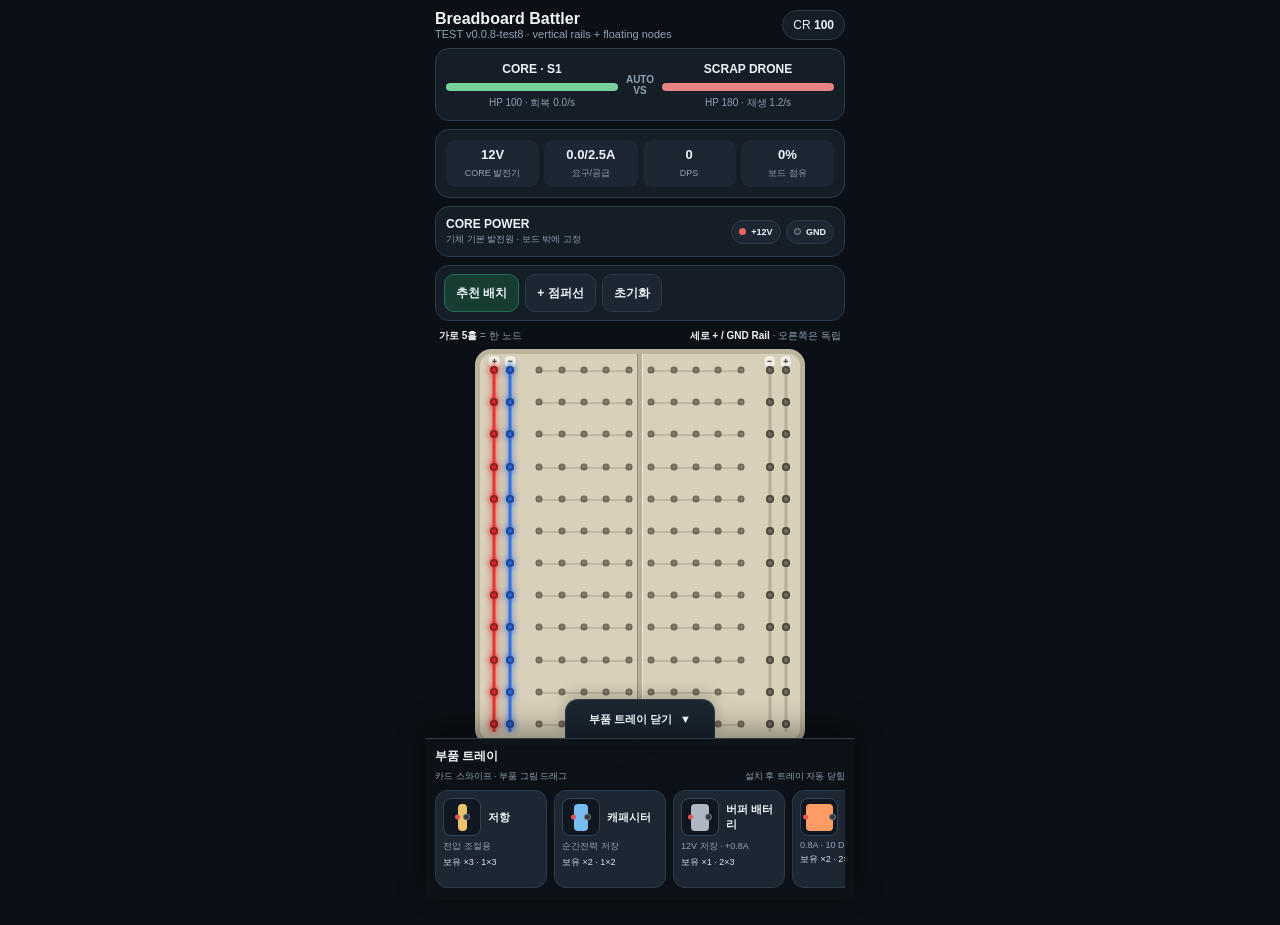
<file: index.html>
<!doctype html>
<html lang="ko">
<head>
<meta charset="utf-8">
<meta name="viewport" content="width=device-width,initial-scale=1,viewport-fit=cover">
<title>Breadboard Battler</title>
<link rel="stylesheet" href="./style.css?v=0.0.8-test8">
</head>
<body>
<div id="app">
<header>
  <div>
    <div class="title">Breadboard Battler</div>
    <div class="ver">TEST v0.0.8-test8 · vertical rails + floating nodes</div>
  </div>
  <div class="credits">CR <b id="credits">100</b></div>
</header>

<div class="card battle">
  <div><b>CORE · S<span id="stage">1</span></b><div class="bar"><div class="fill" id="pbar"></div></div><div class="mini">HP <span id="php">100</span> · 회복 <span id="heal">0</span>/s</div></div>
  <div class="vs">AUTO<br>VS</div>
  <div class="enemy"><b>SCRAP DRONE</b><div class="bar"><div class="fill" id="ebar"></div></div><div class="mini">HP <span id="ehp">180</span> · 재생 1.2/s</div></div>
</div>

<div class="card"><div class="stats">
  <div class="stat"><strong>12V</strong><span>CORE 발전기</span></div>
  <div class="stat"><strong id="amps">0/2.5A</strong><span>요구/공급</span></div>
  <div class="stat"><strong id="dps">0</strong><span>DPS</span></div>
  <div class="stat"><strong id="space">0%</strong><span>보드 점유</span></div>
</div></div>

<div class="card source-card">
  <div class="source-copy"><b>CORE POWER</b><span>기체 기본 발전원 · 보드 밖에 고정</span></div>
  <div class="source-terminals">
    <span class="source-chip plus"><i></i> +12V</span>
    <span class="source-chip minus"><i></i> GND</span>
  </div>
</div>

<div class="card tools-card"><div class="tools">
  <button class="tool reco" id="reco">추천 배치</button>
  <button class="tool" id="wire">+ 점퍼선</button>
  <button class="tool" id="reset">초기화</button>
</div></div>

<div class="board-note">
  <span><b>가로 5홀</b> = 한 노드</span>
  <span><b>세로 + / GND Rail</b> · 오른쪽은 독립</span>
</div>

<div class="board" id="board">
  <div class="trench"></div>
  <div class="strip-layer" id="stripLayer"></div>
  <div class="rail-layer" id="railLayer"></div>
  <div class="node-label-layer" id="nodeLabelLayer"></div>
  <svg id="wires" viewBox="0 0 1000 1200" preserveAspectRatio="none"><g id="wireLayer"></g></svg>
  <div class="grid" id="grid"></div>
  <div class="parts" id="parts"></div>
  <div class="drop-preview" id="dropPreview"></div>
  <div class="selection-tools" id="selectionTools">
    <button id="selRotate" title="회전">↻</button>
    <button id="selDelete" title="삭제">✕</button>
  </div>
</div>

<div class="hint" id="hint"><b>부품 트레이</b>에서 아이콘을 드래그해 설치하세요.</div>
<div class="actions">
  <button class="action" id="check">회로 검사</button>
  <button class="action go" id="fight">전투 시작</button>
</div>
</div>

<div class="tray-shell open" id="trayShell">
  <button class="tray-toggle" id="trayToggle" type="button">
    <span id="trayToggleText">부품 트레이 닫기</span><b id="trayArrow">▼</b>
  </button>
  <div class="part-dock" id="partDock">
    <div class="dock-head">
      <div><b>부품 트레이</b><span>카드 스와이프 · 부품 그림 드래그</span></div>
      <span class="dock-tip">설치 후 트레이 자동 닫힘</span>
    </div>
    <div class="palette" id="palette"></div>
  </div>
</div>

<div class="drag-ghost" id="dragGhost"></div>

<div class="modal" id="modal"><div class="sheet">
  <h2>STAGE CLEAR</h2>
  <p>보상으로 부품을 구매하고 다음 전투 전에 빵판을 다시 구성하세요.</p>
  <div class="shop" id="shop"></div>
  <button class="next" id="next">다음 스테이지</button>
</div></div>

<script src="./circuit-engine.js?v=0.1.1"></script>
<script src="./app.js?v=0.0.8-test8"></script>
</body>
</html>
</file>
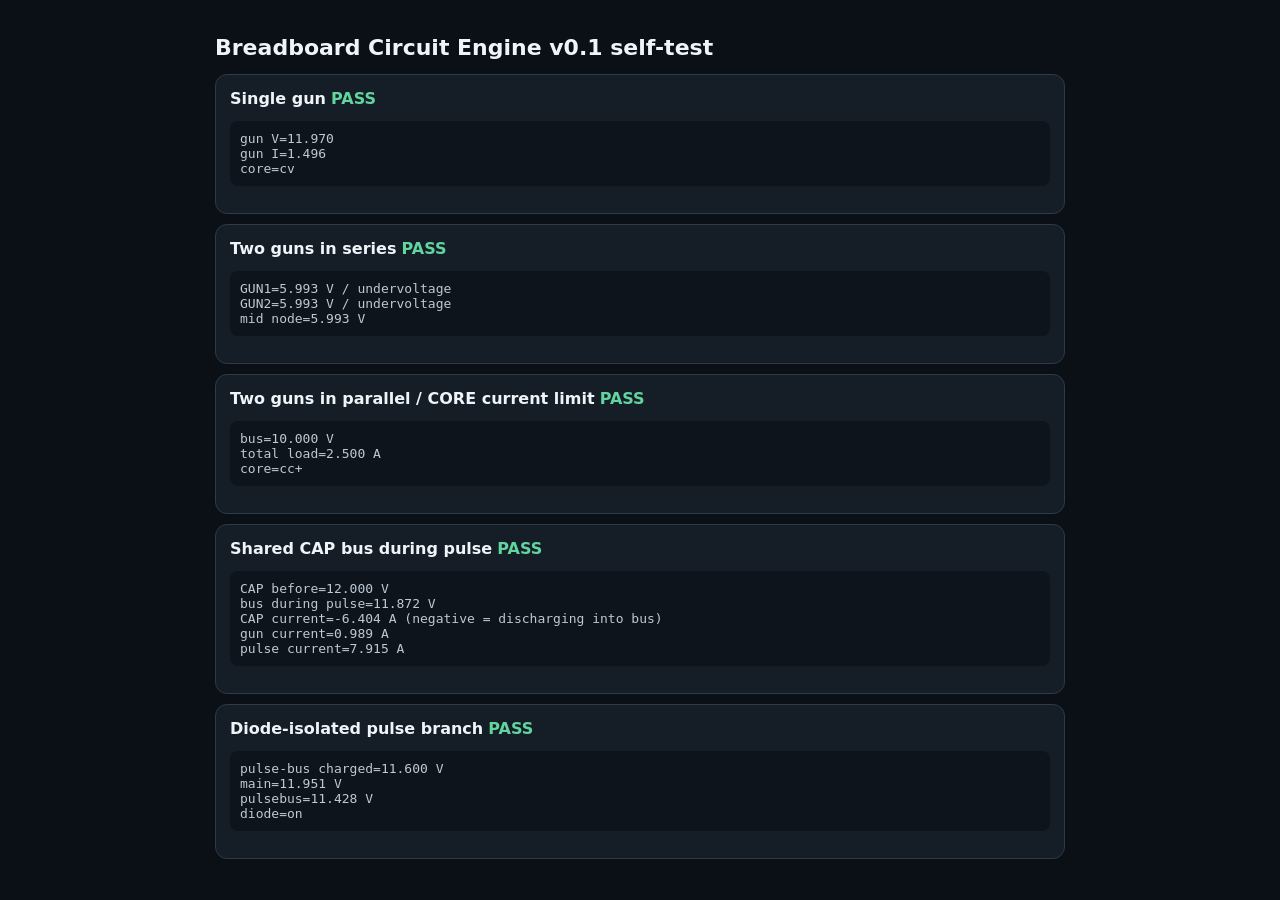
<file: engine-selftest.html>
<!doctype html>
<html lang="ko">
<head>
<meta charset="utf-8"><meta name="viewport" content="width=device-width,initial-scale=1">
<title>Breadboard Circuit Engine Self Test</title>
<style>
body{font-family:system-ui;background:#0b1016;color:#eef4f8;margin:0;padding:20px}main{max-width:850px;margin:auto}
h1{font-size:22px}.case{background:#151d27;border:1px solid #2d3a48;border-radius:12px;padding:14px;margin:10px 0}
.pass{color:#62d59f}.fail{color:#ef7777}pre{white-space:pre-wrap;background:#0d141c;padding:10px;border-radius:8px;color:#bdc9d4}
</style>
</head>
<body><main>
<h1>Breadboard Circuit Engine v0.1 self-test</h1>
<div id="out"></div>
<script src="./circuit-engine.js?v=0.1.1"></script>
<script>
(function(){
const E=BreadboardCircuitEngine.CircuitEngine,out=document.querySelector('#out');
function card(name,ok,lines){
 const d=document.createElement('div');d.className='case';
 d.innerHTML='<b>'+name+'</b> <strong class="'+(ok?'pass':'fail')+'">'+(ok?'PASS':'FAIL')+'</strong><pre>'+lines.join('\n')+'</pre>';
 out.appendChild(d);
}
function near(v,t,tol){return Math.abs(v-t)<=tol}

// 1 single gun
{
 const e=new E({ground:'g'});
 e.addSource('core','v','g',{voltage:12,internalResistance:.02,currentLimit:2.5});
 e.addLoad('gun','v','g',{ratedVoltage:12,ratedCurrent:1.5,minVoltage:7});
 const r=e.solveDC(), v=r.branches.gun.voltage, i=r.branches.gun.current;
 card('Single gun',near(v,12,.1)&&near(i,1.5,.05),['gun V='+v.toFixed(3),'gun I='+i.toFixed(3),'core='+r.branches.core.status]);
}

// 2 two guns in series
{
 const e=new E({ground:'g'});
 e.addSource('core','v','g',{voltage:12,internalResistance:.02,currentLimit:2.5});
 e.addLoad('g1','v','m',{ratedVoltage:12,ratedCurrent:1.5,minVoltage:7});
 e.addLoad('g2','m','g',{ratedVoltage:12,ratedCurrent:1.5,minVoltage:7});
 const r=e.solveDC();
 const v1=r.branches.g1.voltage,v2=r.branches.g2.voltage;
 card('Two guns in series',near(v1,6,.12)&&near(v2,6,.12),['GUN1='+v1.toFixed(3)+' V / '+r.branches.g1.status,'GUN2='+v2.toFixed(3)+' V / '+r.branches.g2.status,'mid node='+r.voltages.m.toFixed(3)+' V']);
}

// 3 two guns parallel -> current limit droop
{
 const e=new E({ground:'g'});
 e.addSource('core','v','g',{voltage:12,internalResistance:.02,currentLimit:2.5});
 e.addLoad('g1','v','g',{ratedVoltage:12,ratedCurrent:1.5,minVoltage:7});
 e.addLoad('g2','v','g',{ratedVoltage:12,ratedCurrent:1.5,minVoltage:7});
 const r=e.solveDC(),v=r.voltages.v,total=r.branches.g1.current+r.branches.g2.current;
 card('Two guns in parallel / CORE current limit',near(total,2.5,.03)&&v<12,['bus='+v.toFixed(3)+' V','total load='+total.toFixed(3)+' A','core='+r.branches.core.status]);
}

// 4 capacitor shared bus supports pulse + gun
{
 const e=new E({ground:'g'});
 e.addSource('core','v','g',{voltage:12,internalResistance:.02,currentLimit:2.5});
 e.addCapacitor('cap','v','g',0.5,{initialVoltage:0,maxVoltage:16});
 e.addLoad('gun','v','g',{ratedVoltage:12,ratedCurrent:1.0,minVoltage:7,active:false});
 e.addPulseLoad('pulse','v','g',{ratedVoltage:12,pulseCurrent:8,minVoltage:7,active:false});
 for(let k=0;k<300;k++)e.step(.01);
 const before=e.getState('cap').voltage;
 e.setActive('gun',true);e.setActive('pulse',true);
 const r=e.step(.01), ci=r.branches.cap.current;
 card('Shared CAP bus during pulse',before>10&&ci<0,['CAP before='+before.toFixed(3)+' V','bus during pulse='+r.voltages.v.toFixed(3)+' V','CAP current='+ci.toFixed(3)+' A (negative = discharging into bus)','gun current='+r.branches.gun.current.toFixed(3)+' A','pulse current='+r.branches.pulse.current.toFixed(3)+' A']);
}

// 5 diode branch isolation sanity
{
 const e=new E({ground:'g'});
 e.addSource('core','main','g',{voltage:12,internalResistance:.02,currentLimit:2.5});
 e.addDiode('d','main','pulsebus',{forwardVoltage:.4,onResistance:.05});
 e.addCapacitor('cap','pulsebus','g',0.3,{initialVoltage:0,maxVoltage:16});
 e.addPulseLoad('pulse','pulsebus','g',{ratedVoltage:12,pulseCurrent:8,minVoltage:7,active:false});
 for(let k=0;k<300;k++)e.step(.01);
 const charged=e.getState('cap').voltage;
 e.setActive('pulse',true);const r=e.step(.01);
 card('Diode-isolated pulse branch',charged>9,['pulse-bus charged='+charged.toFixed(3)+' V','main='+r.voltages.main.toFixed(3)+' V','pulsebus='+r.voltages.pulsebus.toFixed(3)+' V','diode='+r.branches.d.status]);
}
})();
</script>
</main></body></html>
</file>
<file: style.css>
:root{--bg:#0b1016;--panel:#151d27;--panel2:#1c2733;--line:#2d3a48;--text:#eef4f8;--muted:#91a2b3;--green:#55d5a2;--red:#ef6f6f;--yellow:#f0c75c;--board:#d8d0b9}
*{box-sizing:border-box}
html,body{margin:0;background:var(--bg);color:var(--text);font-family:-apple-system,BlinkMacSystemFont,"Segoe UI",sans-serif}
body{padding-bottom:76px}
button{font:inherit;color:inherit}
#app{max-width:430px;margin:auto;padding:10px}
header{display:flex;justify-content:space-between;align-items:center;margin-bottom:8px}.title{font-weight:900}.ver{font-size:11px;color:var(--muted)}
.credits{background:var(--panel);border:1px solid var(--line);border-radius:999px;padding:7px 10px;font-size:12px}
.card{background:var(--panel);border:1px solid var(--line);border-radius:14px;padding:10px;margin-bottom:8px}
.battle{display:grid;grid-template-columns:1fr auto 1fr;gap:8px;align-items:center;text-align:center}.battle b{font-size:12px}.vs{font-size:10px;color:var(--muted);font-weight:900}
.bar{height:8px;background:#26313e;border-radius:99px;overflow:hidden;margin-top:6px}.fill{height:100%;background:#77d39b;width:100%;transition:.12s}.enemy .fill{background:#e98282}.mini{font-size:10px;color:var(--muted);margin-top:5px}
.stats{display:grid;grid-template-columns:repeat(4,1fr);gap:5px}.stat{background:var(--panel2);border-radius:9px;padding:7px 2px;text-align:center}.stat strong{display:block;font-size:13px}.stat span{font-size:9px;color:var(--muted)}

.source-card{display:flex;align-items:center;justify-content:space-between;gap:8px}.source-copy{min-width:0}.source-copy b{display:block;font-size:12px}.source-copy span{display:block;color:var(--muted);font-size:9px;margin-top:2px}
.source-terminals{display:flex;gap:5px;flex:0 0 auto}.source-chip{font-size:9px;font-weight:800;background:var(--panel2);border:1px solid var(--line);padding:6px 7px;border-radius:999px}
.source-chip i{display:inline-block;width:7px;height:7px;border-radius:50%;margin-right:3px}.source-chip.plus i{background:#e96363}.source-chip.minus i{background:#30343a;border:1px solid #8995a0}

.tools-card{padding:8px}.tools{display:flex;gap:6px;overflow-x:auto;scrollbar-width:none}.tools::-webkit-scrollbar{display:none}
.tool{flex:0 0 auto;min-height:38px;border:1px solid var(--line);border-radius:10px;background:var(--panel2);padding:0 11px;font-size:12px;font-weight:800}.tool.on{border-color:var(--green);box-shadow:inset 0 0 0 1px var(--green)}.tool.reco{background:#173c32;border-color:#286c59}

.board-note{display:flex;justify-content:space-between;gap:8px;font-size:10px;color:var(--muted);margin:2px 4px 6px}.board-note b{color:var(--text)}
.board{position:relative;width:min(100%,350px);aspect-ratio:10/12;margin:auto;background:var(--board);border:5px solid #bcb39c;border-radius:16px;overflow:hidden;touch-action:none}
.trench{position:absolute;z-index:0;top:0;bottom:0;left:48.5%;width:3%;background:#b9b19e;box-shadow:inset 1px 0 #948c79,inset -1px 0 #eee7d5}
.strip-layer{position:absolute;inset:0;z-index:0;pointer-events:none}.strip-line{position:absolute;height:2px;background:#918875;opacity:.34;border-radius:99px}.strip-line.core-plus{height:4px;background:#d95f5f;opacity:.82}.strip-line.core-minus{height:4px;background:#363c43;opacity:.82}
.grid{position:absolute;inset:0;z-index:1;display:grid;grid-template-columns:repeat(10,1fr);grid-template-rows:repeat(12,1fr)}
.cell{position:relative}.cell:after{content:"";position:absolute;width:7px;height:7px;border-radius:50%;background:#6f695b;box-shadow:inset 0 0 0 2px #514b40;opacity:.75;left:50%;top:50%;transform:translate(-50%,-50%)}
.cell.core-plus{background:rgba(220,70,70,.11)}.cell.core-minus{background:rgba(35,40,45,.15)}.cell.same-node{background:rgba(70,188,145,.18)}.cell.wire-start:after{width:13px;height:13px;background:#fff;border:3px solid var(--green);box-shadow:none;opacity:1}

#wires{position:absolute;inset:0;width:100%;height:100%;z-index:4;pointer-events:none}
.wire{fill:none;stroke:#f1c84e;stroke-width:7;stroke-linecap:round;filter:drop-shadow(0 2px 1px rgba(0,0,0,.35));pointer-events:none}
.wire.selected{stroke:#fff;stroke-width:9}
.wire-hit{fill:none;stroke:rgba(0,0,0,0.001);stroke-width:42;stroke-linecap:round;pointer-events:stroke;cursor:pointer}
.wire-dot{fill:#f1c84e;stroke:#5f511d;stroke-width:3;pointer-events:none}.wire-dot.selected{fill:#fff;stroke:#40c48f}
.wire-handle{fill:#fff;stroke:#40c48f;stroke-width:4;pointer-events:all;cursor:grab}

.parts{position:absolute;inset:0;z-index:3;pointer-events:none}
.part{position:absolute;border:2px solid rgba(255,255,255,.36);border-radius:8px;display:flex;align-items:center;justify-content:center;text-align:center;color:#10151a;font-size:10px;font-weight:900;box-shadow:0 2px 5px rgba(0,0,0,.32);pointer-events:auto;touch-action:none}
.part.selected{outline:3px solid #fff;z-index:6}.part small{display:block;font-size:8px}.part.powered{box-shadow:0 0 0 2px #49cb98,0 0 12px #49cb9870}.part.bad{outline:2px solid #e85f5f}
.pin{position:absolute;width:9px;height:9px;border-radius:50%;transform:translate(-50%,-50%);border:1px solid #443}.pin.plus{background:#e25555}.pin.minus{background:#34383e;border-color:#737d86}.pin.passive{background:#d9b34e;border-color:#5f4b18}
.resistor{background:#e8c36a}.cap{background:#77bdf2}.battery{background:#aeb8c3}.gun{background:#ff9c65}.pulse{background:#c7a0f5}.repair{background:#8cdd9a}

.drop-preview{display:none;position:absolute;z-index:7;border:2px dashed #42ca93;background:rgba(66,202,147,.22);border-radius:8px;pointer-events:none}.drop-preview.show{display:block}.drop-preview.invalid{border-color:#e65f5f;background:rgba(230,95,95,.23)}
.drop-preview span{position:absolute;left:50%;top:50%;transform:translate(-50%,-50%);font-size:10px;color:#14201a;font-weight:900;white-space:nowrap}

.selection-tools{display:none;position:absolute;z-index:9;gap:4px;transform:translate(-50%,-115%);pointer-events:auto}.selection-tools.show{display:flex}
.selection-tools button{width:34px;height:34px;border-radius:50%;border:2px solid #fff;background:#17212b;color:#fff;font-size:18px;font-weight:900;box-shadow:0 3px 10px rgba(0,0,0,.35);padding:0}.selection-tools button:disabled{display:none}

.hint{font-size:11px;color:var(--muted);line-height:1.45;min-height:34px;margin:7px 2px}.hint b{color:var(--text)}
.actions{display:grid;grid-template-columns:1fr 1.35fr;gap:7px}.action{min-height:46px;border:0;border-radius:12px;background:#263442;font-weight:900}.action.go{background:#1f7059}.action:disabled{opacity:.4}

.tray-shell{position:fixed;left:50%;bottom:0;z-index:20;width:min(430px,100%);transform:translateX(-50%)}.tray-toggle{display:flex;width:150px;height:39px;margin:0 auto;border:1px solid var(--line);border-bottom:0;border-radius:13px 13px 0 0;background:#1a2530;align-items:center;justify-content:center;gap:8px;font-size:11px;font-weight:900;box-shadow:0 -5px 15px rgba(0,0,0,.2)}
.part-dock{background:rgba(13,18,25,.985);border-top:1px solid var(--line);padding:9px 10px calc(10px + env(safe-area-inset-bottom));box-shadow:0 -10px 26px rgba(0,0,0,.35);max-height:190px;overflow:hidden;transition:max-height .2s ease,padding .2s ease}
.tray-shell.closed .part-dock,.tray-shell.auto-hide .part-dock{max-height:0;padding-top:0;padding-bottom:0;border-top:0}.tray-shell.closed .tray-toggle{border-bottom:1px solid var(--line)}
.dock-head{display:flex;align-items:flex-end;justify-content:space-between;margin-bottom:7px}.dock-head>div b{display:block;font-size:12px}.dock-head>div span,.dock-tip{font-size:9px;color:var(--muted)}
.palette{display:flex;gap:7px;overflow-x:auto;overflow-y:hidden;scrollbar-width:none;padding-bottom:2px;touch-action:pan-x}.palette::-webkit-scrollbar{display:none}
.piece{flex:0 0 112px;height:98px;border:1px solid var(--line);border-radius:12px;background:var(--panel2);text-align:left;padding:7px;user-select:none;-webkit-user-select:none;touch-action:pan-x}.piece.disabled{opacity:.35}
.piece-top{display:flex;align-items:center;gap:7px}.piece b{font-size:11px}.piece span{display:block;font-size:9px;color:var(--muted);margin-top:4px}.piece em{display:block;font-style:normal;font-size:9px;margin-top:3px;color:#dce5ec}
.mini-shape{position:relative;width:38px;height:38px;display:grid;place-items:center;border-radius:8px;background:#101720;border:1px solid #354454;flex:0 0 38px;touch-action:none;cursor:grab}
.mini-body{border-radius:4px;min-width:8px;min-height:8px;position:relative}.mini-body.resistor{background:#e8c36a}.mini-body.cap{background:#77bdf2}.mini-body.battery{background:#aeb8c3}.mini-body.gun{background:#ff9c65}.mini-body.pulse{background:#c7a0f5}.mini-body.repair{background:#8cdd9a}
.mini-body:before,.mini-body:after{content:"";position:absolute;width:5px;height:5px;border-radius:50%;top:50%;transform:translateY(-50%)}.mini-body:before{left:-3px;background:#e25555}.mini-body:after{right:-3px;background:#34383e;border:1px solid #727a82}

.drag-ghost{display:none;position:fixed;z-index:40;pointer-events:none;transform:translate(-50%,-50%);background:#202c38;border:1px solid #526474;border-radius:10px;padding:6px 9px;font-size:10px;font-weight:900;box-shadow:0 8px 24px rgba(0,0,0,.35)}.drag-ghost.show{display:block}

.modal{position:fixed;inset:0;background:#05080ccb;display:none;align-items:flex-end;justify-content:center;padding:12px;z-index:50}.modal.show{display:flex}.sheet{width:min(430px,100%);background:var(--panel);border:1px solid var(--line);border-radius:18px;padding:14px}
.sheet h2{margin:0 0 4px;font-size:17px}.sheet p{font-size:11px;color:var(--muted)}.shop{display:grid;grid-template-columns:repeat(3,1fr);gap:7px}.offer{min-height:105px;border:1px solid var(--line);background:var(--panel2);border-radius:11px;padding:9px;text-align:left}
.offer b,.offer span,.offer em{display:block}.offer b{font-size:11px}.offer span{font-size:9px;color:var(--muted);margin-top:4px}.offer em{font-size:11px;font-style:normal;color:#f2d27c;margin-top:9px}.offer:disabled{opacity:.35}.next{width:100%;margin-top:9px;min-height:44px;border:0;border-radius:11px;background:#1f7059;font-weight:900}


/* power / component state visualization */
.cell.net-plus{background:rgba(224,78,78,.20)}
.cell.net-minus{background:rgba(72,117,176,.18)}
.cell.net-both{background:rgba(170,78,205,.28)}
.cell.net-plus:after{background:#e45959;box-shadow:0 0 0 2px #7f3535,0 0 7px rgba(228,89,89,.7);opacity:1}
.cell.net-minus:after{background:#527db8;box-shadow:0 0 0 2px #304a6d,0 0 7px rgba(82,125,184,.65);opacity:1}
.cell.net-both:after{background:#bd62dd;box-shadow:0 0 0 2px #6d357f,0 0 9px rgba(189,98,221,.8);opacity:1}
.wire.net-plus{stroke:#e65c5c}
.wire.net-minus{stroke:#5c83bd}
.wire.net-both{stroke:#c15fe0}
.wire.selected{stroke:#fff}
.part-state{
  position:absolute;right:2px;bottom:2px;z-index:4;min-width:20px;max-width:70%;
  padding:2px 4px;border-radius:999px;font-size:7px;line-height:1.15;font-weight:1000;
  color:#fff;background:#5d6873;border:1px solid rgba(255,255,255,.55);
  white-space:nowrap;overflow:hidden;text-overflow:ellipsis;pointer-events:none;
}
.part-state.state-on{background:#18865f}
.part-state.state-off{background:#65717c}
.part-state.state-warn{background:#aa7818}
.part-state.state-partial{background:#4775a7}
.part-state.state-bad{background:#b94444}


/* node-voltage visualization: voltage belongs to the five-hole node, not the jumper */
.node-label-layer{
  position:absolute;inset:0;z-index:2;pointer-events:none;
}
.node-voltage{
  position:absolute;transform:translateY(-50%);
  font-size:7px;font-weight:1000;line-height:1;
  color:#111;background:rgba(255,255,255,.78);
  border:1px solid rgba(20,20,20,.25);
  border-radius:5px;padding:2px 3px;
  box-shadow:0 1px 3px rgba(0,0,0,.18);
  white-space:nowrap;
}
.node-voltage.left{left:1px}
.node-voltage.right{right:1px}
.cell.voltage-live{
  transition:background .12s ease;
}
.cell.voltage-live:after{
  opacity:1;
  transition:background .12s ease,box-shadow .12s ease;
}

.cell.voltage-live:after{
  background:var(--hole-voltage-color,#6f695b)!important;
  box-shadow:inset 0 0 0 2px rgba(35,35,35,.45),0 0 5px var(--hole-voltage-color,#6f695b)!important;
}
.wire.net-plus,.wire.net-minus,.wire.net-both{stroke:#f1c84e}


/* v0.0.8: real-breadboard-inspired vertical power rails */
.board{width:min(100%,360px);aspect-ratio:14/12;overflow:hidden}
.grid{left:15%;right:15%;top:0;bottom:0}
.trench{left:49%;width:2%}
.strip-line{height:2px}
.rail-layer{position:absolute;inset:0;z-index:2;pointer-events:none}
.rail-line{
  position:absolute;top:2%;bottom:2%;width:3px;border-radius:999px;
  background:#8f8a7d;opacity:.48;transform:translateX(-50%);
  pointer-events:none;
}
.rail-line.live{opacity:.9;box-shadow:0 0 7px currentColor}
.rail-hole{
  position:absolute;width:22px;height:22px;border:0;background:transparent;
  transform:translate(-50%,-50%);padding:0;pointer-events:auto;touch-action:none;
}
.rail-hole:after{
  content:"";position:absolute;left:50%;top:50%;width:8px;height:8px;border-radius:50%;
  transform:translate(-50%,-50%);background:#736d60;box-shadow:inset 0 0 0 2px #514b40;
}
.rail-hole.live:after{
  background:var(--rail-color,#736d60);
  box-shadow:inset 0 0 0 2px rgba(35,35,35,.45),0 0 6px var(--rail-color,#736d60);
}
.rail-hole.wire-start:after{width:14px;height:14px;background:#fff!important;border:3px solid var(--green);box-shadow:none!important}
.rail-mark{
  position:absolute;top:2px;transform:translateX(-50%);font-size:8px;font-weight:1000;
  color:#3d403e;background:rgba(255,255,255,.65);border-radius:4px;padding:1px 3px;
}
.node-voltage{
  font-size:6.5px;padding:1px 2px;background:rgba(255,255,255,.82);
  box-shadow:none;border-radius:4px;
}
.node-voltage.left{left:13.1%;transform:translate(-100%,-50%)}
.node-voltage.right{right:13.1%;transform:translate(100%,-50%)}
.node-voltage.float{display:none}


/* keep voltage labels completely outside the physical board */
.board{width:min(100%,330px);aspect-ratio:10/12;overflow:visible}
.node-voltage.left{left:-4px;right:auto;transform:translate(-100%,-50%)}
.node-voltage.right{right:-4px;left:auto;transform:translate(100%,-50%)}
</file>
